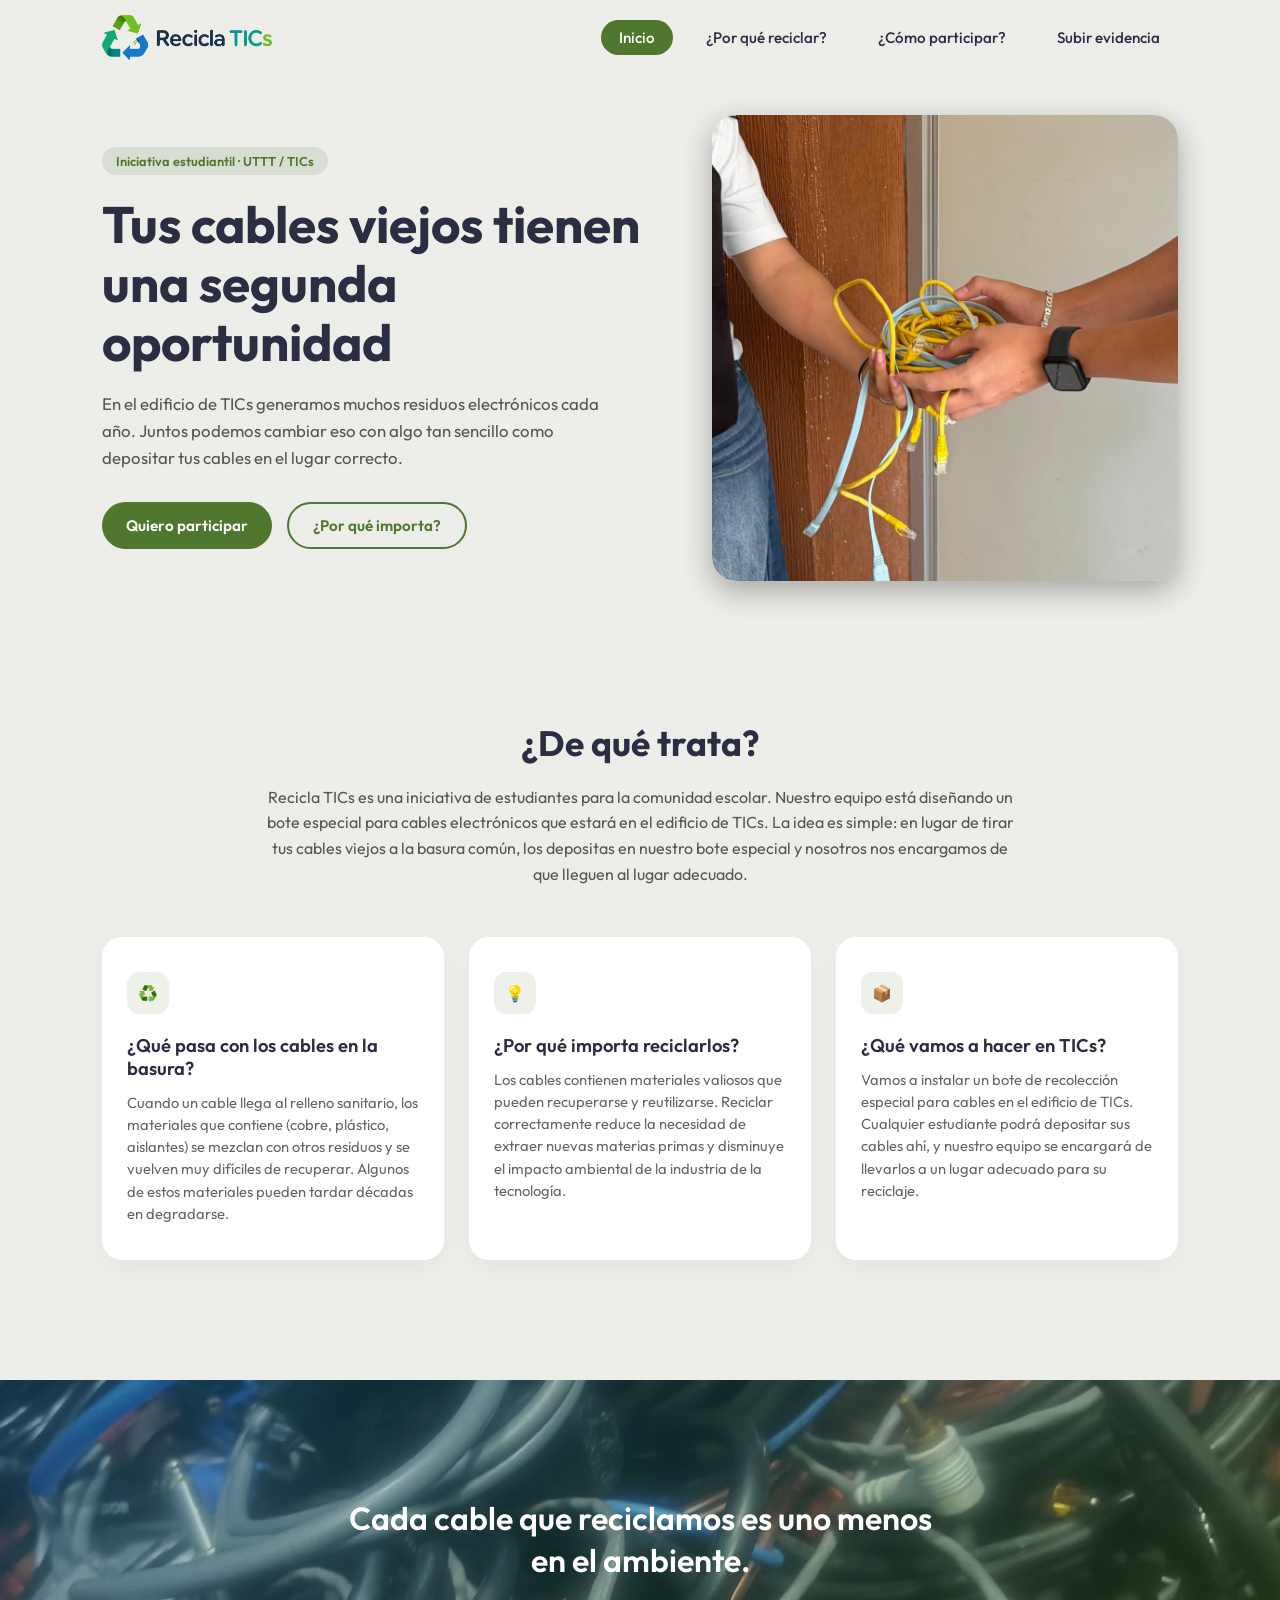
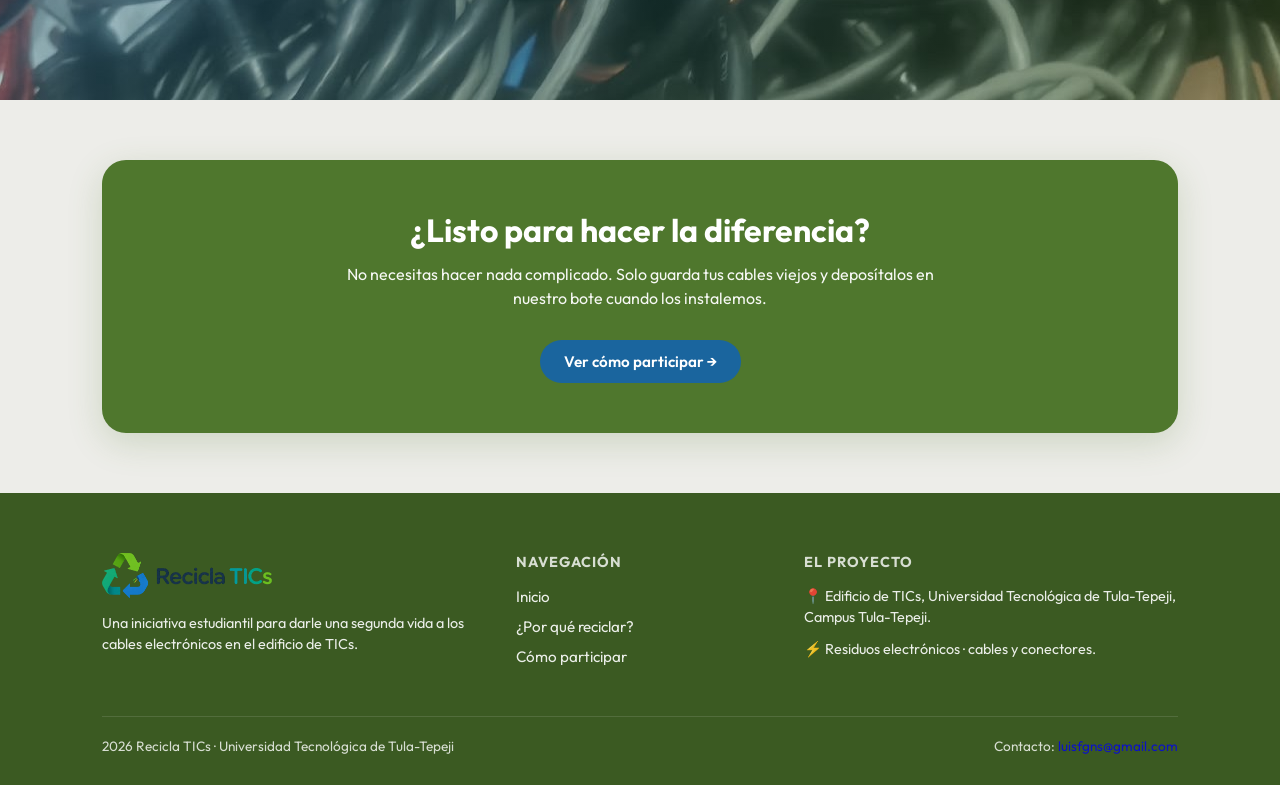
<file: View/index.html>
<!DOCTYPE html>
<html lang="es">

<head>
    <meta charset="UTF-8">
    <meta name="viewport" content="width=device-width, initial-scale=1.0">
    <title>Recicla TICs - Inicio</title>
    <!-- Google Fonts: Outfit -->
    <link href="https://fonts.googleapis.com/css2?family=Outfit:wght@300;400;500;600;700&display=swap" rel="stylesheet">
    <link rel="stylesheet" href="/Styles/style.css">
    <script src="/Scripts/script.js" defer></script>
</head>

<body>

    <!-- HEADER -->
    <header>
        <a href="/" class="logo-container">
            <img src="/Resources/logo.webp" alt="Logo" class="logo-icon">
        </a>

        <!-- Botón de Menú Hamburguesa para móviles -->
        <button class="menu-toggle" id="menuToggle" aria-label="Abrir menú">
            <span class="menu-text">Menú</span>
            <span class="menu-icon">☰</span>
        </button>

        <nav id="navMenu">
            <a href="/" class="active">Inicio</a>
            <a href="/View/importancia.html">¿Por qué reciclar?</a>
            <a href="/View/participar.html">¿Cómo participar?</a>
            <a href="/View/evidencia.html">Subir evidencia</a>
        </nav>
    </header>

    <!-- HERO SECTION -->
    <section class="hero reveal">
        <div class="hero-content">
            <span class="hero-badge">Iniciativa estudiantil · UTTT / TICs</span>
            <h1>Tus cables viejos tienen una segunda oportunidad</h1>
            <p>En el edificio de TICs generamos muchos residuos electrónicos cada año. Juntos podemos cambiar eso con
                algo tan sencillo como depositar tus cables en el lugar correcto.</p>
            <div class="hero-buttons">
                <a href="/View/participar.html" class="btn btn-green">Quiero participar</a>
                <a href="/View/importancia.html" class="btn btn-outline">¿Por qué importa?</a>
            </div>
        </div>
        <div class="hero-image-card">
            <img src="/Resources/CablesEthernet2.jpeg" alt="Estudiantes organizando cables">
        </div>
    </section>

    <!-- ¿DE QUÉ TRATA? -->
    <section class="about-section reveal">
        <h2>¿De qué trata?</h2>
        <p>Recicla TICs es una iniciativa de estudiantes para la comunidad escolar. Nuestro equipo está diseñando un
            bote especial para cables electrónicos que estará en el edificio de TICs. La idea es simple: en lugar de
            tirar tus cables viejos a la basura común, los depositas en nuestro bote especial y nosotros nos encargamos
            de que lleguen al lugar adecuado.</p>

        <div class="cards-grid">
            <div class="info-card reveal">
                <div class="card-icon">♻️</div>
                <h3>¿Qué pasa con los cables en la basura?</h3>
                <p>Cuando un cable llega al relleno sanitario, los materiales que contiene (cobre, plástico, aislantes)
                    se mezclan con otros residuos y se vuelven muy difíciles de recuperar. Algunos de estos materiales
                    pueden tardar décadas en degradarse.</p>
            </div>
            <div class="info-card reveal">
                <div class="card-icon">💡</div>
                <h3>¿Por qué importa reciclarlos?</h3>
                <p>Los cables contienen materiales valiosos que pueden recuperarse y reutilizarse. Reciclar
                    correctamente reduce la necesidad de extraer nuevas materias primas y disminuye el impacto ambiental
                    de la industria de la tecnología.</p>
            </div>
            <div class="info-card reveal">
                <div class="card-icon">📦</div>
                <h3>¿Qué vamos a hacer en TICs?</h3>
                <p>Vamos a instalar un bote de recolección especial para cables en el edificio de TICs. Cualquier
                    estudiante podrá depositar sus cables ahí, y nuestro equipo se encargará de llevarlos a un lugar
                    adecuado para su reciclaje.</p>
            </div>
        </div>
    </section>

    <!-- BANNER CON IMAGEN DE CABLES -->
    <div class="banner-section reveal">
        <img src="/Resources/Cab.jpeg" alt="Cables amontonados" class="banner-bg">
        <div class="banner-overlay"></div>
        <div class="banner-content">
            <h2>Cada cable que reciclamos es uno menos en el ambiente.</h2>
        </div>
    </div>

    <!-- CTA SECTION -->
    <section class="cta-container reveal">
        <div class="cta-box">
            <h2>¿Listo para hacer la diferencia?</h2>
            <p>No necesitas hacer nada complicado. Solo guarda tus cables viejos y deposítalos en nuestro bote cuando
                los instalemos.</p>
            <a href="/View/participar.html" class="btn btn-blue">Ver cómo participar →</a>
        </div>
    </section>

    <!-- FOOTER -->
    <footer>
        <div class="footer-grid">
            <div class="footer-col">
                <a href="/" class="logo-container" style="color: #ffffff; margin-bottom: 15px; display: inline-flex;">
                    <img src="/Resources/logo.webp" alt="Recicla TICs, ir al inicio" class="logo-icon">
                </a>
                <p>Una iniciativa estudiantil para darle una segunda vida a los cables electrónicos en el edificio de
                    TICs.</p>
            </div>
            <div class="footer-col">
                <h4>Navegación</h4>
                <ul>
                    <li><a href="/">Inicio</a></li>
                    <li><a href="/View/importancia.html">¿Por qué reciclar?</a></li>
                    <li><a href="/View/participar.html">Cómo participar</a></li>
                </ul>
            </div>
            <div class="footer-col">
                <h4>El Proyecto</h4>
                <p>📍 Edificio de TICs, Universidad Tecnológica de Tula-Tepeji, Campus Tula-Tepeji.</p>
                <p style="margin-top: 10px;">⚡ Residuos electrónicos · cables y conectores.</p>
            </div>
        </div>
        <div class="footer-bottom">
            <span>2026 Recicla TICs · Universidad Tecnológica de Tula-Tepeji</span>
            <span>
                Contacto:
                <a style="text-decoration: none;"
                    href="mailto:luisfgns@gmail.com?cc=25300629@uttt.edu.mx&subject=Recicla%20TICs">luisfgns@gmail.com</a>
            </span>
        </div>
    </footer>

</body>

</html>
</file>
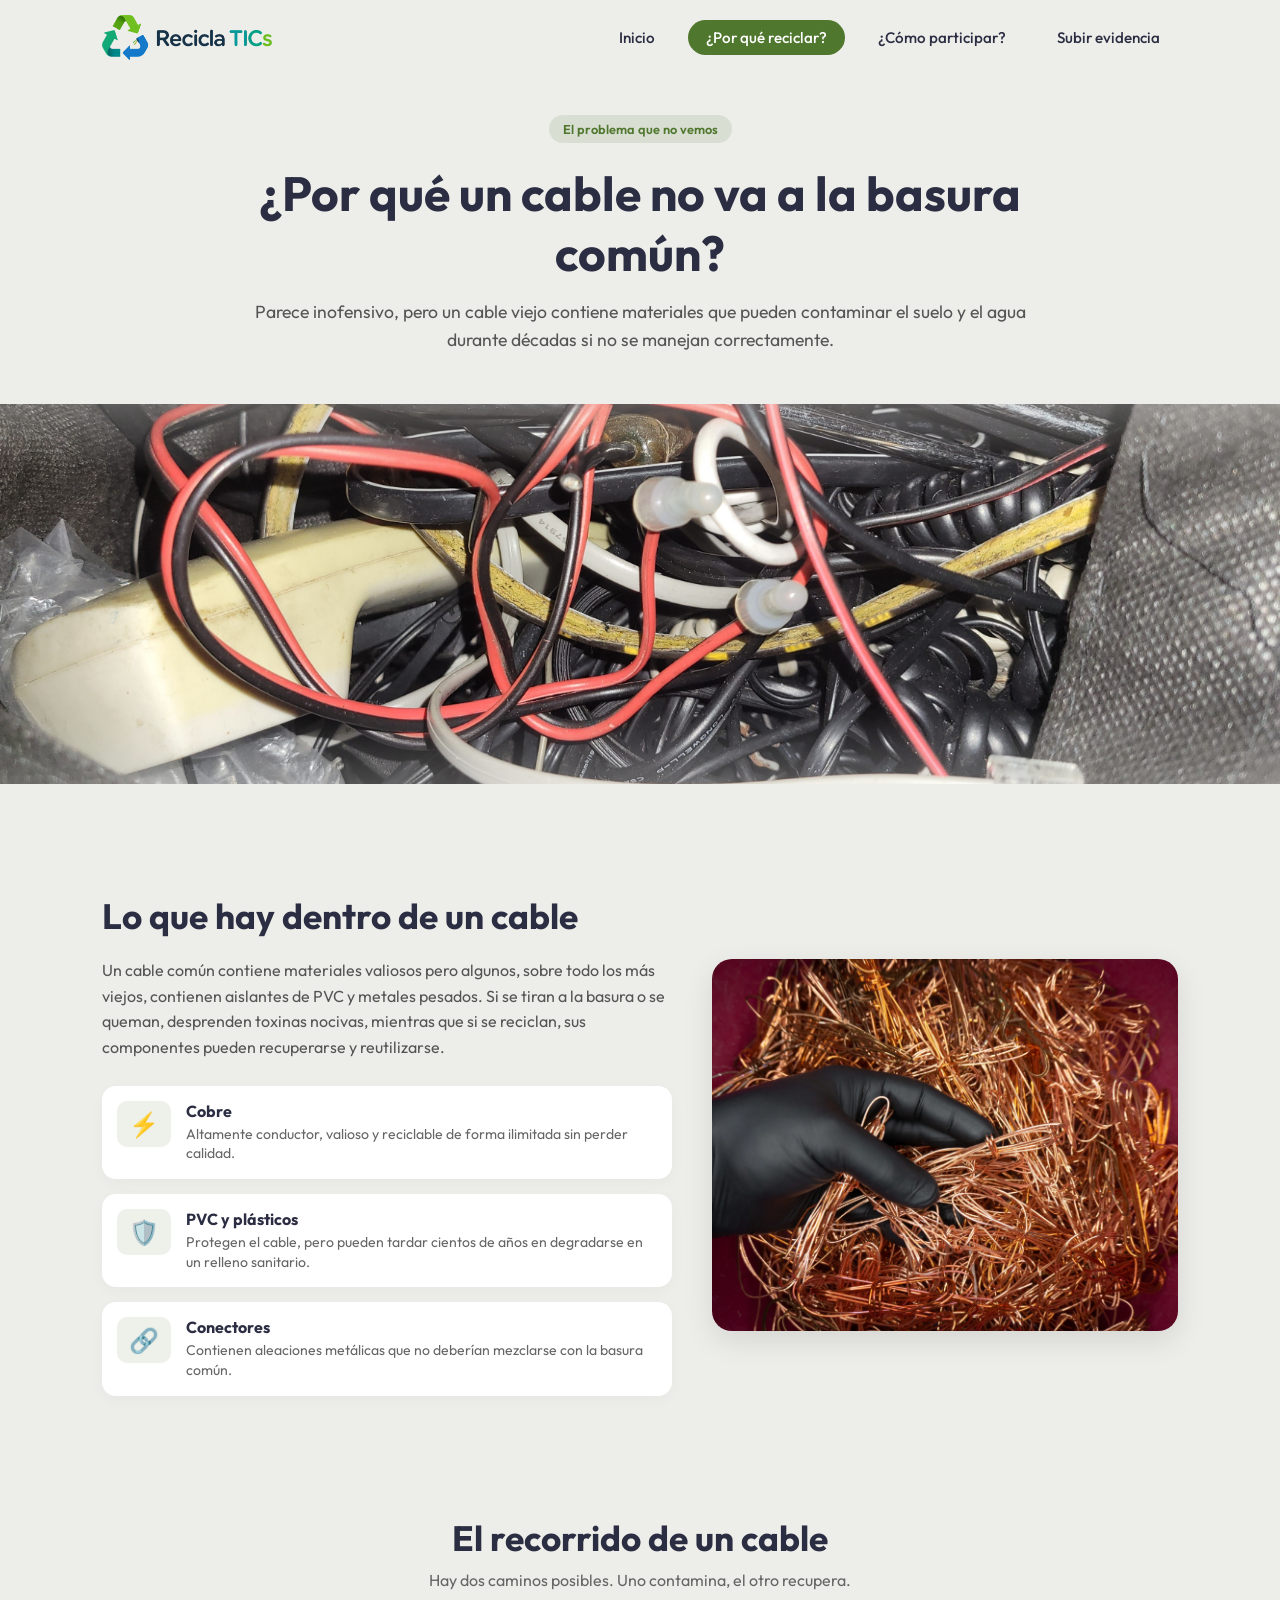
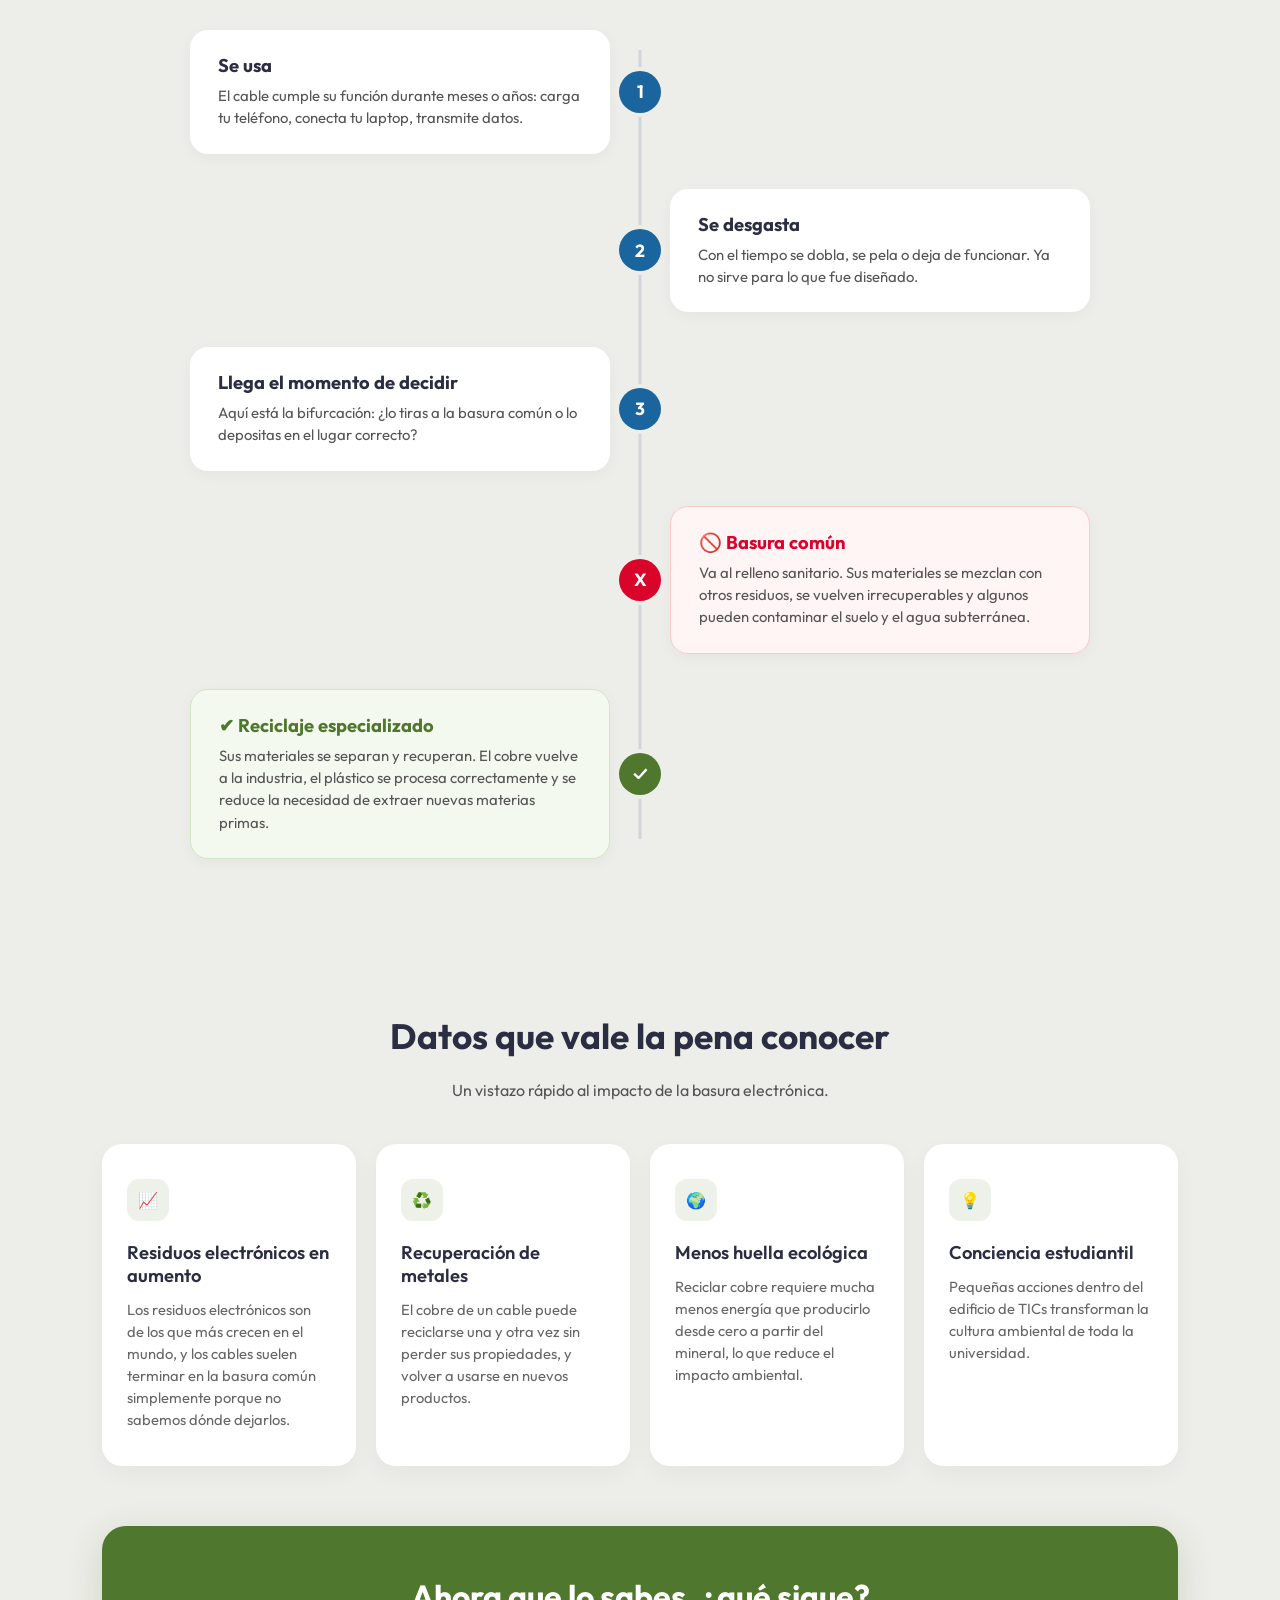
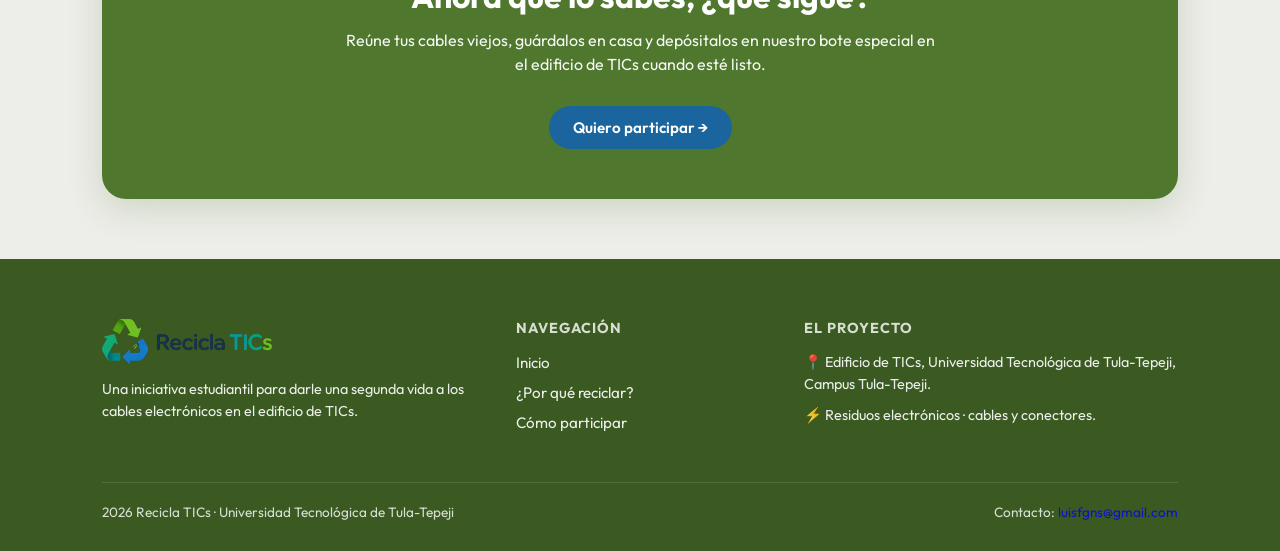
<file: View/importancia.html>
<!DOCTYPE html>
<html lang="es">

<head>
    <meta charset="UTF-8">
    <meta name="viewport" content="width=device-width, initial-scale=1.0">
    <title>Recicla TICs - ¿Por qué reciclar?</title>
    <!-- Google Fonts: Outfit -->
    <link href="https://fonts.googleapis.com/css2?family=Outfit:wght@300;400;500;600;700&display=swap" rel="stylesheet">
    <link rel="stylesheet" href="/Styles/style.css">
    <script src="/Scripts/script.js" defer></script>
</head>

<body>

    <!-- HEADER -->
    <header>
        <a href="/" class="logo-container">
            <img src="/Resources/logo.webp" alt="Logo" class="logo-icon">
        </a>

        <button class="menu-toggle" id="menuToggle" aria-label="Abrir menú">
            <span class="menu-text">Menú</span>
            <span class="menu-icon">☰</span>
        </button>

        <nav id="navMenu">
            <a href="/">Inicio</a>
            <a href="/View/importancia.html" class="active">¿Por qué reciclar?</a>
            <a href="/View/participar.html">¿Cómo participar?</a>
            <a href="/View/evidencia.html">Subir evidencia</a>
        </nav>
    </header>

    <!-- HERO DE IMPORTANCIA -->
    <section class="hero-importance reveal">
        <div class="hero-importance-content">
            <span class="hero-badge">El problema que no vemos</span>
            <h1>¿Por qué un cable no va a la basura común?</h1>
            <p>Parece inofensivo, pero un cable viejo contiene materiales que pueden contaminar el suelo y el agua
                durante décadas si no se manejan correctamente.</p>
        </div>
    </section>

    <!-- IMAGEN FULL WIDTH (De lado a lado de la pantalla) -->
    <div class="hero-full-width-image reveal">
        <img src="/Resources/Imgcab.jpg" alt="Cables amontonados en desecho">
    </div>

    <!-- LO QUE HAY DENTRO DE UN CABLE -->
    <section class="about-section reveal">
        <div class="content-split">
            <div class="split-text">
                <h2>Lo que hay dentro de un cable</h2>
                <p>Un cable común contiene materiales valiosos pero algunos, sobre todo los más viejos, contienen
                    aislantes de PVC y metales pesados. Si se tiran a la basura o se queman, desprenden toxinas nocivas,
                    mientras que si se reciclan, sus componentes pueden recuperarse y reutilizarse.</p>

                <div class="mini-features">
                    <div class="mini-feature-item">
                        <span class="mini-icon">⚡</span>
                        <div>
                            <strong>Cobre</strong>
                            <p>Altamente conductor, valioso y reciclable de forma ilimitada sin perder calidad.</p>
                        </div>
                    </div>
                    <div class="mini-feature-item">
                        <span class="mini-icon">🛡️</span>
                        <div>
                            <strong>PVC y plásticos</strong>
                            <p>Protegen el cable, pero pueden tardar cientos de años en degradarse en un relleno
                                sanitario.</p>
                        </div>
                    </div>
                    <div class="mini-feature-item">
                        <span class="mini-icon">🔗</span>
                        <div>
                            <strong>Conectores</strong>
                            <p>Contienen aleaciones metálicas que no deberían mezclarse con la basura común.</p>
                        </div>
                    </div>
                </div>
            </div>
            <div class="split-image-card">
                <img src="/Resources/cobre.webp" alt="Cobre y cables pelados">
            </div>
        </div>
    </section>

    <!-- EL RECORRIDO DE UN CABLE (Timeline Intercalado) -->
    <section class="timeline-section reveal">
        <h2>El recorrido de un cable</h2>
        <p class="subtitle-center">Hay dos caminos posibles. Uno contamina, el otro recupera.</p>

        <div class="timeline-wrapper">
            <div class="timeline-line"></div>

            <!-- Paso 1 (Izquierda) -->
            <div class="timeline-row left reveal-left">
                <div class="timeline-box">
                    <h3>Se usa</h3>
                    <p>El cable cumple su función durante meses o años: carga tu teléfono, conecta tu laptop, transmite
                        datos.</p>
                </div>
                <div class="timeline-dot">1</div>
                <div class="timeline-empty"></div>
            </div>

            <!-- Paso 2 (Derecha) -->
            <div class="timeline-row right reveal-right">
                <div class="timeline-empty"></div>
                <div class="timeline-dot">2</div>
                <div class="timeline-box">
                    <h3>Se desgasta</h3>
                    <p>Con el tiempo se dobla, se pela o deja de funcionar. Ya no sirve para lo que fue diseñado.</p>
                </div>
            </div>

            <!-- Paso 3 (Izquierda) -->
            <div class="timeline-row left reveal-left">
                <div class="timeline-box">
                    <h3>Llega el momento de decidir</h3>
                    <p>Aquí está la bifurcación: ¿lo tiras a la basura común o lo depositas en el lugar correcto?</p>
                </div>
                <div class="timeline-dot">3</div>
                <div class="timeline-empty"></div>
            </div>

            <!-- Paso X: Basura común (Derecha / Alerta Roja) -->
            <div class="timeline-row right reveal-right">
                <div class="timeline-empty"></div>
                <div class="timeline-dot dot-red">X</div>
                <div class="timeline-box box-alert">
                    <h3 class="text-red">🚫 Basura común</h3>
                    <p>Va al relleno sanitario. Sus materiales se mezclan con otros residuos, se vuelven irrecuperables
                        y algunos pueden contaminar el suelo y el agua subterránea.</p>
                </div>
            </div>

            <!-- Paso Check: Reciclaje (Izquierda / Éxito Verde) -->
            <div class="timeline-row left reveal-left">
                <div class="timeline-box box-success">
                    <h3 class="text-green">✔ Reciclaje especializado</h3>
                    <p>Sus materiales se separan y recuperan. El cobre vuelve a la industria, el plástico se procesa
                        correctamente y se reduce la necesidad de extraer nuevas materias primas.</p>
                </div>
                <div class="timeline-dot dot-green">✓</div>
                <div class="timeline-empty"></div>
            </div>
        </div>
    </section>

    <!-- DATOS QUE VALE LA PENA CONOCER -->
    <section class="about-section reveal">
        <h2>Datos que vale la pena conocer</h2>
        <p style="text-align: center; margin-bottom: 40px; color: #555;">Un vistazo rápido al impacto de la basura
            electrónica.</p>

        <div class="cards-grid-4">
            <div class="info-card">
                <div class="card-icon">📈</div>
                <h3>Residuos electrónicos en aumento</h3>
                <p>Los residuos electrónicos son de los que más crecen en el mundo, y los cables suelen terminar en la
                    basura común simplemente porque no sabemos dónde dejarlos.</p>
            </div>
            <div class="info-card">
                <div class="card-icon">♻️</div>
                <h3>Recuperación de metales</h3>
                <p>El cobre de un cable puede reciclarse una y otra vez sin perder sus propiedades, y volver a usarse en
                    nuevos productos.</p>
            </div>
            <div class="info-card">
                <div class="card-icon">🌍</div>
                <h3>Menos huella ecológica</h3>
                <p>Reciclar cobre requiere mucha menos energía que producirlo desde cero a partir del mineral, lo que
                    reduce el impacto ambiental.</p>
            </div>
            <div class="info-card">
                <div class="card-icon">💡</div>
                <h3>Conciencia estudiantil</h3>
                <p>Pequeñas acciones dentro del edificio de TICs transforman la cultura ambiental de toda la
                    universidad.</p>
            </div>
        </div>
    </section>

    <!-- CTA SECTION -->
    <section class="cta-container reveal">
        <div class="cta-box">
            <h2>Ahora que lo sabes, ¿qué sigue?</h2>
            <p>Reúne tus cables viejos, guárdalos en casa y depósitalos en nuestro bote especial en el edificio de TICs
                cuando esté listo.</p>
            <a href="/View/participar.html" class="btn btn-blue">Quiero participar →</a>
        </div>
    </section>

    <!-- FOOTER -->
    <footer>
        <div class="footer-grid">
            <div class="footer-col">
                <a href="/" class="logo-container" style="color: #ffffff; margin-bottom: 15px; display: inline-flex;">
                    <img src="/Resources/logo.webp" alt="Recicla TICs, ir al inicio" class="logo-icon">
                </a>
                <p>Una iniciativa estudiantil para darle una segunda vida a los cables electrónicos en el edificio de
                    TICs.</p>
            </div>
            <div class="footer-col">
                <h4>Navegación</h4>
                <ul>
                    <li><a href="/">Inicio</a></li>
                    <li><a href="/View/importancia.html">¿Por qué reciclar?</a></li>
                    <li><a href="/View/participar.html">Cómo participar</a></li>
                </ul>
            </div>
            <div class="footer-col">
                <h4>El Proyecto</h4>
                <p>📍 Edificio de TICs, Universidad Tecnológica de Tula-Tepeji, Campus Tula-Tepeji.</p>
                <p style="margin-top: 10px;">⚡ Residuos electrónicos · cables y conectores.</p>
            </div>
        </div>
        <div class="footer-bottom">
            <span>2026 Recicla TICs · Universidad Tecnológica de Tula-Tepeji</span>
            <span>
                Contacto:
                <a style="text-decoration: none;"
                    href="mailto:luisfgns@gmail.com?cc=25300629@uttt.edu.mx&subject=Recicla%20TICs">luisfgns@gmail.com</a>
            </span>
        </div>
    </footer>

</body>

</html>
</file>
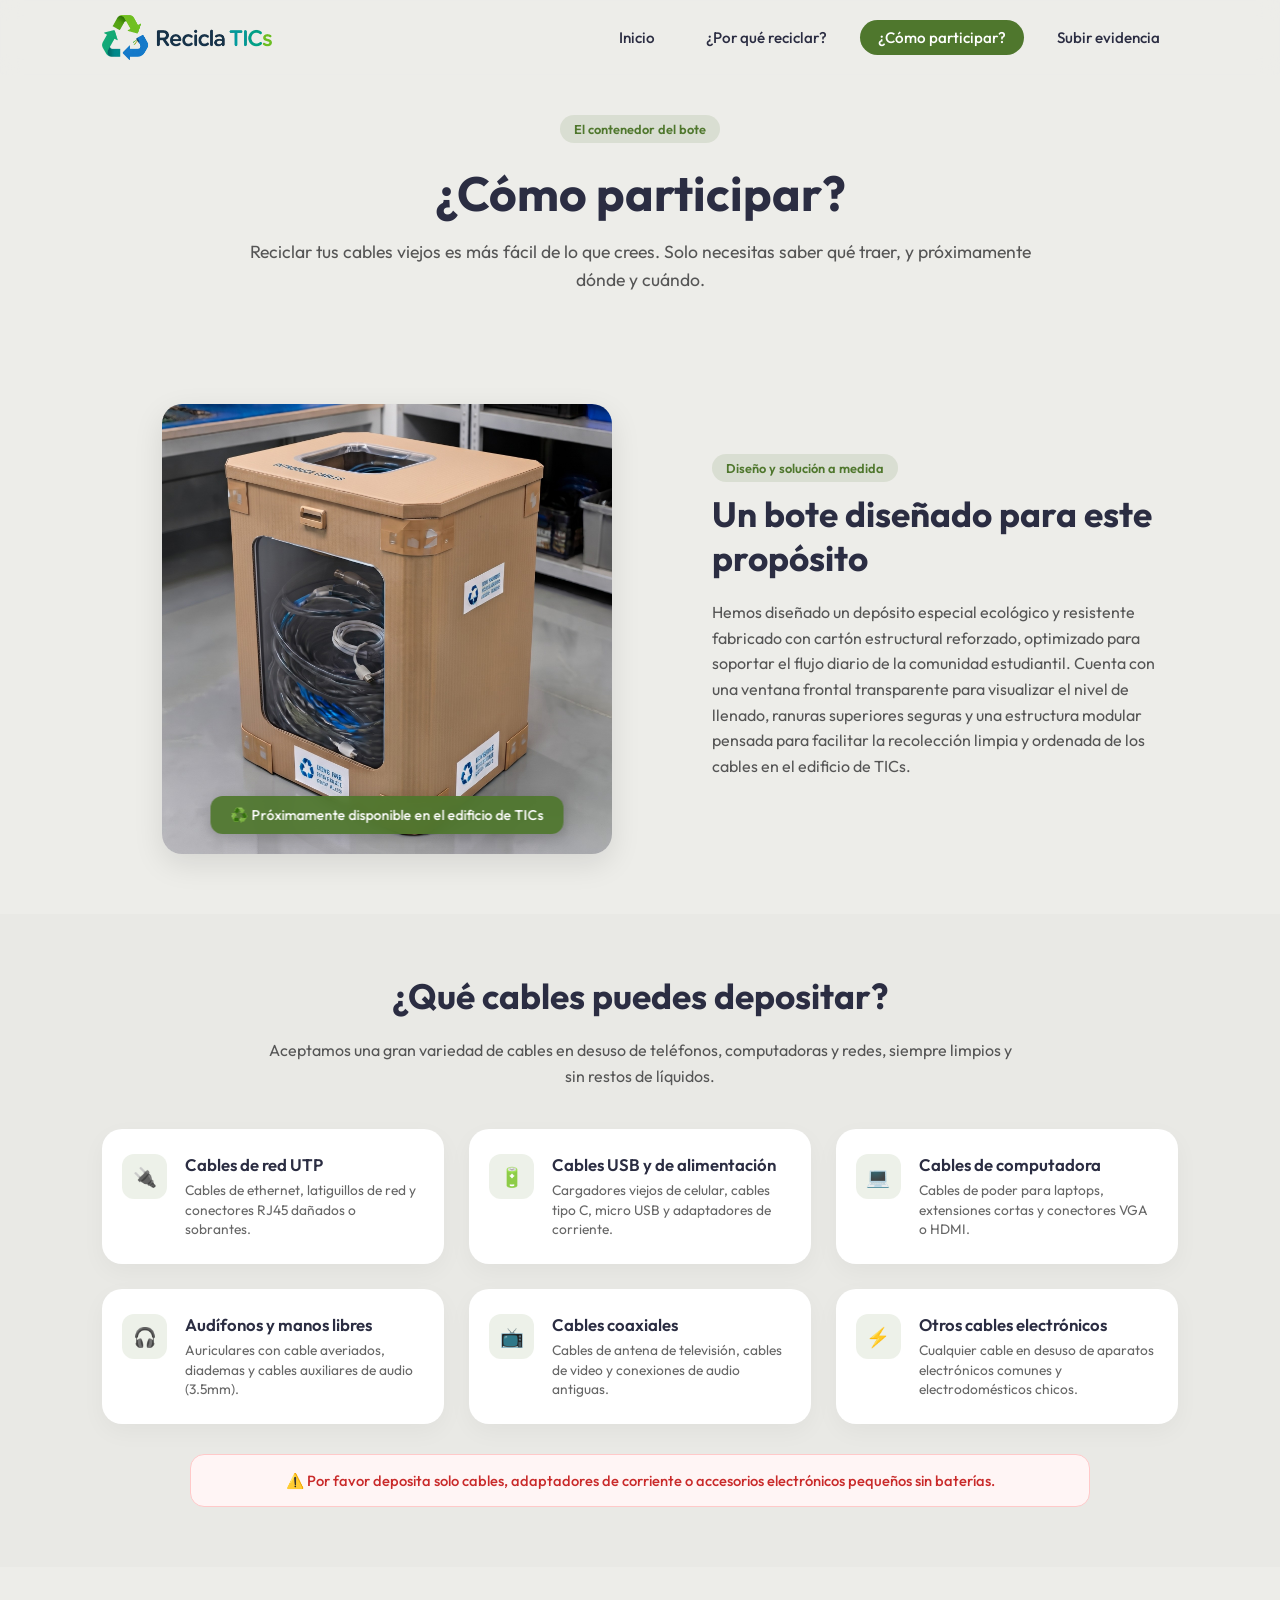
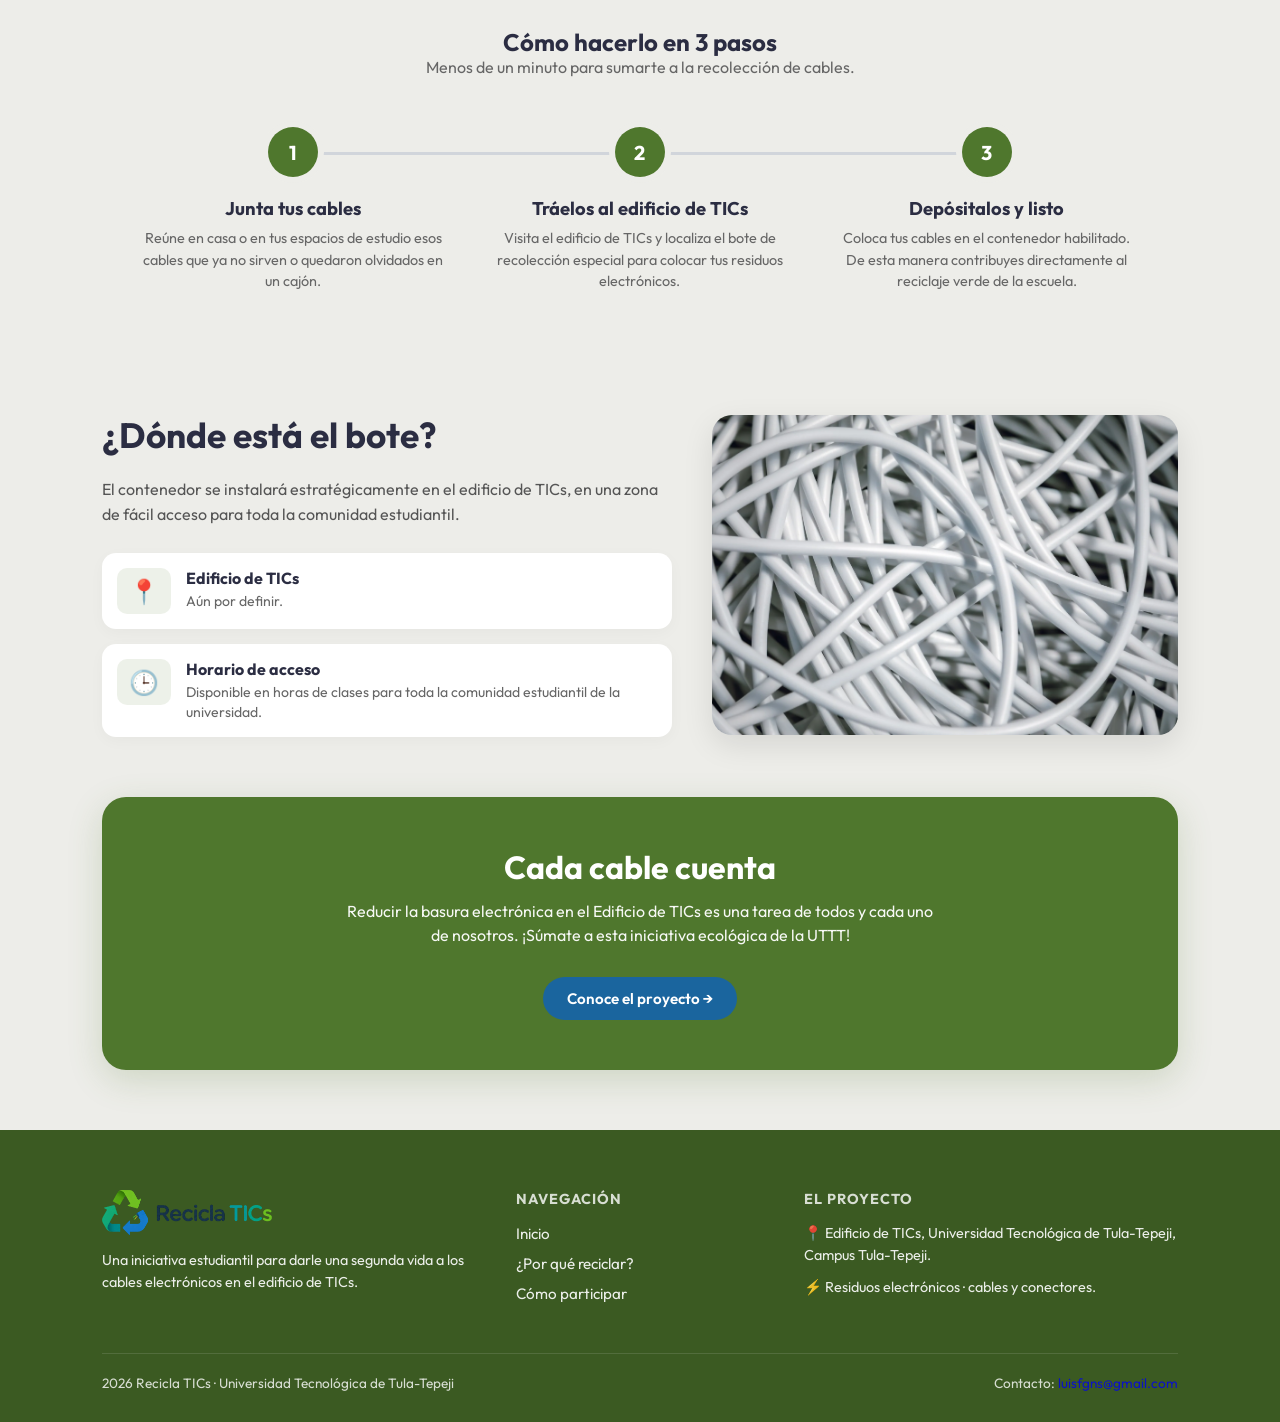
<file: View/participar.html>
<!DOCTYPE html>
<html lang="es">

<head>
    <meta charset="UTF-8">
    <meta name="viewport" content="width=device-width, initial-scale=1.0">
    <title>Recicla TICs - Cómo participar</title>
    <!-- Google Fonts: Outfit -->
    <link href="https://fonts.googleapis.com/css2?family=Outfit:wght@300;400;500;600;700&display=swap" rel="stylesheet">
    <link rel="stylesheet" href="/Styles/style.css">
    <script src="/Scripts/script.js" defer></script>
</head>

<body>

    <!-- HEADER -->
    <header>
        <a href="/" class="logo-container">
            <img src="/Resources/logo.webp" alt="Logo" class="logo-icon">
        </a>

        <button class="menu-toggle" id="menuToggle" aria-label="Abrir menú">
            <span class="menu-text">Menú</span>
            <span class="menu-icon">☰</span>
        </button>

        <nav id="navMenu">
            <a href="/">Inicio</a>
            <a href="/View/importancia.html">¿Por qué reciclar?</a>
            <a href="/View/participar.html" class="active">¿Cómo participar?</a>
            <a href="/View/evidencia.html">Subir evidencia</a>
        </nav>
    </header>

    <!-- HERO DE CÓMO PARTICIPAR -->
    <section class="hero-importance reveal">
        <div class="hero-importance-content">
            <span class="hero-badge">El contenedor del bote</span>
            <h1>¿Cómo participar?</h1>
            <p>Reciclar tus cables viejos es más fácil de lo que crees. Solo necesitas saber qué traer, y próximamente
                dónde y cuándo.
            </p>
        </div>
    </section>

    <!-- SECCIÓN: UN BOTE DISEÑADO PARA ESTE PROPÓSITO -->
    <section class="about-section reveal">
        <!-- VERSIÓN ESCRITORIO (Estructura original de 2 columnas intacta) -->
        <div class="content-split desktop-only">
            <div class="split-image-card bote-image-card reveal-left container-with-badge">
                <img src="/Resources/Prototipo.jpg" alt="Bote de cartón para reciclaje de cables">
                <div class="image-overlay-badge">
                    <span>♻️ Próximamente disponible en el edificio de TICs</span>
                </div>
            </div>
            <div class="split-text">
                <span class="hero-badge" style="margin-bottom: 10px;">Diseño y solución a medida</span>
                <h2>Un bote diseñado para este propósito</h2>
                <p>Hemos diseñado un depósito especial ecológico y resistente fabricado con cartón estructural
                    reforzado, optimizado para soportar el flujo diario de la comunidad estudiantil. Cuenta con una
                    ventana frontal transparente para visualizar el nivel de llenado, ranuras superiores seguras y una
                    estructura modular pensada para facilitar la recolección limpia y ordenada de los cables en el
                    edificio de TICs.</p>
            </div>
        </div>

        <!-- VERSIÓN MÓVIL (Orden exacto: Título -> Imagen -> Tira verde -> Descripción) -->
        <div class="mobile-bote-section mobile-only">
            <div class="mobile-title-wrap">
                <span class="hero-badge" style="margin-bottom: 10px;">Diseño y solución a medida</span>
                <h2>Un bote diseñado para este propósito</h2>
            </div>
            <div class="mobile-image-wrap bote-image-card">
                <img src="/Resources/Prototipo.jpg" alt="Bote de cartón para reciclaje de cables">
            </div>
            <div class="mobile-badge-wrap image-overlay-badge">
                <span>♻️ Próximamente disponible en el edificio de TICs</span>
            </div>
            <div class="mobile-desc-wrap" style="text-align: left; margin-top: 15px;">
                <p style="color: #555; line-height: 1.6;">Hemos diseñado un depósito especial ecológico y resistente
                    fabricado con cartón estructural reforzado, optimizado para soportar el flujo diario de la comunidad
                    estudiantil. Cuenta con una ventana frontal transparente para visualizar el nivel de llenado,
                    ranuras superiores seguras y una estructura modular pensada para facilitar la recolección limpia y
                    ordenada de los cables en el edificio de TICs.</p>
            </div>
        </div>
    </section>

    <!-- ¿QUÉ CABLES PUEDES DEPOSITAR? (Grid de 6 elementos con formato horizontal emoji | texto) -->
    <section class="about-section reveal" style="background-color: rgba(0,0,0,0.015);">
        <h2>¿Qué cables puedes depositar?</h2>
        <p style="text-align: center; margin-bottom: 40px; color: #555;">Aceptamos una gran variedad de cables en desuso
            de teléfonos, computadoras y redes, siempre limpios y sin restos de líquidos.</p>

        <div class="cards-grid-6">
            <div class="info-card-horizontal">
                <div class="card-icon">🔌</div>
                <div class="card-text">
                    <h3>Cables de red UTP</h3>
                    <p>Cables de ethernet, latiguillos de red y conectores RJ45 dañados o sobrantes.</p>
                </div>
            </div>
            <div class="info-card-horizontal">
                <div class="card-icon">🔋</div>
                <div class="card-text">
                    <h3>Cables USB y de alimentación</h3>
                    <p>Cargadores viejos de celular, cables tipo C, micro USB y adaptadores de corriente.</p>
                </div>
            </div>
            <div class="info-card-horizontal">
                <div class="card-icon">💻</div>
                <div class="card-text">
                    <h3>Cables de computadora</h3>
                    <p>Cables de poder para laptops, extensiones cortas y conectores VGA o HDMI.</p>
                </div>
            </div>
            <div class="info-card-horizontal">
                <div class="card-icon">🎧</div>
                <div class="card-text">
                    <h3>Audífonos y manos libres</h3>
                    <p>Auriculares con cable averiados, diademas y cables auxiliares de audio (3.5mm).</p>
                </div>
            </div>
            <div class="info-card-horizontal">
                <div class="card-icon">📺</div>
                <div class="card-text">
                    <h3>Cables coaxiales</h3>
                    <p>Cables de antena de televisión, cables de video y conexiones de audio antiguas.</p>
                </div>
            </div>
            <div class="info-card-horizontal">
                <div class="card-icon">⚡</div>
                <div class="card-text">
                    <h3>Otros cables electrónicos</h3>
                    <p>Cualquier cable en desuso de aparatos electrónicos comunes y electrodomésticos chicos.</p>
                </div>
            </div>
        </div>

        <div class="alert-box-wide">
            <span>⚠️ Por favor deposita solo cables, adaptadores de corriente o accesorios electrónicos pequeños sin
                baterías.</span>
        </div>
    </section>

    <!-- CÓMO HACERLO EN 3 PASOS (Línea con puntos encima y textos debajo, sin cards) -->
    <section class="timeline-horizontal-section reveal">
        <h2>Cómo hacerlo en 3 pasos</h2>
        <p class="subtitle-center">Menos de un minuto para sumarte a la recolección de cables.</p>

        <div class="steps-horizontal-wrapper">
            <div class="step-horizontal-line"></div>

            <div class="step-item reveal-stagger-1">
                <div class="step-dot">1</div>
                <div class="step-content">
                    <h3>Junta tus cables</h3>
                    <p>Reúne en casa o en tus espacios de estudio esos cables que ya no sirven o quedaron olvidados en
                        un cajón.</p>
                </div>
            </div>

            <div class="step-item reveal-stagger-2">
                <div class="step-dot">2</div>
                <div class="step-content">
                    <h3>Tráelos al edificio de TICs</h3>
                    <p>Visita el edificio de TICs y localiza el bote de recolección especial para colocar tus residuos
                        electrónicos.</p>
                </div>
            </div>

            <div class="step-item reveal-stagger-3">
                <div class="step-dot">3</div>
                <div class="step-content">
                    <h3>Depósitalos y listo</h3>
                    <p>Coloca tus cables en el contenedor habilitado. De esta manera contribuyes directamente al
                        reciclaje verde de la escuela.</p>
                </div>
            </div>
        </div>
    </section>

    <!-- ¿DÓNDE ESTÁ EL BOTE? -->
    <section class="about-section reveal">
        <div class="content-split">
            <div class="split-text">
                <h2>¿Dónde está el bote?</h2>
                <p>El contenedor se instalará estratégicamente en el edificio de TICs, en una zona de fácil acceso para
                    toda la comunidad estudiantil.</p>

                <div class="mini-features" style="margin-top: 20px;">
                    <div class="mini-feature-item">
                        <span class="mini-icon">📍</span>
                        <div>
                            <strong>Edificio de TICs</strong>
                            <p>Aún por definir.</p>
                        </div>
                    </div>
                    <div class="mini-feature-item">
                        <span class="mini-icon">🕒</span>
                        <div>
                            <strong>Horario de acceso</strong>
                            <p>Disponible en horas de clases para toda la comunidad estudiantil de la universidad.
                            </p>
                        </div>
                    </div>
                </div>
            </div>

            <div class="split-image-card reveal-right">
                <img src="/Resources/cables-blancos.webp" alt="Cables blancos enredados">
            </div>
        </div>
    </section>

    <!-- CTA SECTION -->
    <section class="cta-container reveal">
        <div class="cta-box">
            <h2>Cada cable cuenta</h2>
            <p>Reducir la basura electrónica en el Edificio de TICs es una tarea de todos y cada uno de nosotros.
                ¡Súmate a
                esta iniciativa ecológica de la UTTT!</p>
            <a href="/" class="btn btn-blue">Conoce el proyecto →</a>
        </div>
    </section>

    <!-- FOOTER -->
    <footer>
        <div class="footer-grid">
            <div class="footer-col">
                <a href="/" class="logo-container" style="color: #ffffff; margin-bottom: 15px; display: inline-flex;">
                    <img src="/Resources/logo.webp" alt="Recicla TICs, ir al inicio" class="logo-icon">
                </a>
                <p>Una iniciativa estudiantil para darle una segunda vida a los cables electrónicos en el edificio de
                    TICs.</p>
            </div>
            <div class="footer-col">
                <h4>Navegación</h4>
                <ul>
                    <li><a href="/">Inicio</a></li>
                    <li><a href="/View/importancia.html">¿Por qué reciclar?</a></li>
                    <li><a href="/View/participar.html">Cómo participar</a></li>
                </ul>
            </div>
            <div class="footer-col">
                <h4>El Proyecto</h4>
                <p>📍 Edificio de TICs, Universidad Tecnológica de Tula-Tepeji, Campus Tula-Tepeji.</p>
                <p style="margin-top: 10px;">⚡ Residuos electrónicos · cables y conectores.</p>
            </div>
        </div>
        <div class="footer-bottom">
            <span>2026 Recicla TICs · Universidad Tecnológica de Tula-Tepeji</span>
            <span>
                Contacto:
                <a style="text-decoration: none;"
                    href="mailto:luisfgns@gmail.com?cc=25300629@uttt.edu.mx&subject=Recicla%20TICs">luisfgns@gmail.com</a>
            </span>
        </div>
    </footer>

</body>

</html>
</file>
<file: Styles/style.css>
:root {
    --color-green-primary: #4f772d;
    --color-blue-primary: #1a659e;
    --color-bg-light: #edede9;
    --color-text-dark: #2b2d42;
    --color-card-bg: #ffffff;
}

* {
    margin: 0;
    padding: 0;
    box-sizing: border-box;
}

body {
    font-family: 'Outfit', sans-serif;
    background-color: var(--color-bg-light);
    color: var(--color-text-dark);
    overflow-x: hidden;
}

/* --- HEADER / NAVBAR --- */
header {
    position: sticky;
    top: 0;
    z-index: 1000;
    display: flex;
    justify-content: space-between;
    align-items: center;
    padding: 15px 8%;
    background-color: rgba(237, 237, 233, 0.85);
    backdrop-filter: blur(10px);
    -webkit-backdrop-filter: blur(10px);
    transition: background-color 0.3s ease;
}

.logo-container {
    display: flex;
    align-items: center;
    gap: 10px;
    font-weight: 700;
    font-size: 1.25rem;
    color: var(--color-green-primary);
    text-decoration: none;
}

.logo-icon {
    height: 45px;
    object-fit: contain;
}

nav {
    display: flex;
    gap: 15px;
}

nav a {
    text-decoration: none;
    color: var(--color-text-dark);
    font-weight: 500;
    font-size: 0.95rem;
    padding: 8px 18px;
    border-radius: 20px;
    transition: all 0.3s ease;
}

nav a.active {
    background-color: var(--color-green-primary);
    color: #ffffff;
}

nav a:hover:not(.active) {
    background-color: rgba(79, 119, 45, 0.15);
    color: var(--color-green-primary);
}

/* --- HERO SECTION --- */
.hero {
    display: grid;
    grid-template-columns: 1.1fr 0.9fr;
    align-items: center;
    padding: 40px 8% 80px 8%;
    gap: 40px;
}

.hero-badge {
    display: inline-block;
    background-color: rgba(79, 119, 45, 0.12);
    color: var(--color-green-primary);
    font-size: 0.8rem;
    font-weight: 600;
    padding: 6px 14px;
    border-radius: 20px;
    margin-bottom: 20px;
}

.hero-content h1 {
    font-size: 3.2rem;
    line-height: 1.15;
    font-weight: 700;
    color: var(--color-text-dark);
    margin-bottom: 20px;
}

.hero-content p {
    font-size: 1.05rem;
    line-height: 1.6;
    color: #555555;
    margin-bottom: 30px;
    max-width: 500px;
}

.hero-buttons {
    display: flex;
    gap: 15px;
}

.btn {
    padding: 12px 24px;
    border-radius: 30px;
    font-weight: 600;
    font-size: 0.95rem;
    cursor: pointer;
    text-decoration: none;
    transition: transform 0.2s, opacity 0.2s;
    display: inline-flex;
    align-items: center;
    justify-content: center;
}

.btn:hover {
    opacity: 0.9;
    transform: translateY(-2px);
}

.btn-green {
    background-color: var(--color-green-primary);
    color: #ffffff;
}

.btn-outline {
    background-color: transparent;
    border: 2px solid var(--color-green-primary);
    color: var(--color-green-primary);
}

.hero-image-card {
    border-radius: 24px;
    box-shadow: 0 10px 30px rgba(0, 0, 0, 0.3);
    overflow: hidden;
}

.hero-image-card img {
    width: 100%;
    height: 100%;
    display: block;
    object-fit: cover;
    border-radius: 24px;
}

/* --- SECTION: ¿DE QUÉ TRATA? --- */
.about-section {
    padding: 60px 8%;
    text-align: center;
    background-color: var(--color-bg-light);
}

.about-section h2 {
    font-size: 2.2rem;
    font-weight: 700;
    margin-bottom: 20px;
    color: var(--color-text-dark);
}

.about-section>p {
    max-width: 750px;
    margin: 0 auto 50px auto;
    font-size: 1rem;
    line-height: 1.6;
    color: #555555;
}

.cards-grid {
    display: grid;
    grid-template-columns: repeat(3, 1fr);
    gap: 25px;
}

.info-card {
    background-color: var(--color-card-bg);
    padding: 35px 25px;
    border-radius: 20px;
    text-align: left;
    box-shadow: 0 8px 25px rgba(0, 0, 0, 0.04);
    transition: transform 0.3s ease, opacity 0.8s ease, transform 0.8s ease;
}

.info-card:hover {
    transform: translateY(-5px);
}

.card-icon {
    width: 42px;
    height: 42px;
    background-color: rgba(79, 119, 45, 0.1);
    border-radius: 12px;
    display: flex;
    align-items: center;
    justify-content: center;
    margin-bottom: 20px;
    color: var(--color-green-primary);
    font-weight: bold;
}

.info-card h3 {
    font-size: 1.15rem;
    font-weight: 600;
    margin-bottom: 12px;
    color: var(--color-text-dark);
}

.info-card p {
    font-size: 0.92rem;
    line-height: 1.5;
    color: #666666;
}

/* --- BANNER / WAVY IMAGE SECTION --- */
.banner-section {
    position: relative;
    margin: 60px 0;
    height: 320px;
    overflow: hidden;
    display: flex;
    align-items: center;
    justify-content: center;
}

.banner-bg {
    position: absolute;
    top: 0;
    left: 0;
    width: 100%;
    height: 100%;
    object-fit: cover;
    z-index: 1;
}

.banner-overlay {
    position: absolute;
    top: 0;
    left: 0;
    width: 100%;
    height: 100%;
    background: linear-gradient(135deg, rgba(26, 101, 158, 0.4), rgba(79, 119, 45, 0.3));
    z-index: 2;
}

.banner-content {
    position: relative;
    z-index: 3;
    text-align: center;
    color: #ffffff;
    padding: 0 20px;
}

.banner-content h2 {
    font-size: 2rem;
    font-weight: 600;
    max-width: 600px;
    line-height: 1.3;
}

/* --- CTA SECTION --- */
.cta-container {
    padding: 0 8% 60px 8%;
}

.cta-box {
    background-color: var(--color-green-primary);
    border-radius: 24px;
    padding: 50px 30px;
    text-align: center;
    color: #ffffff;
    box-shadow: 0 10px 35px rgba(79, 119, 45, 0.2);
}

.cta-box h2 {
    font-size: 2rem;
    font-weight: 700;
    margin-bottom: 12px;
}

.cta-box p {
    font-size: 1rem;
    max-width: 600px;
    margin: 0 auto 30px auto;
    opacity: 0.95;
    line-height: 1.5;
}

.btn-blue {
    background-color: var(--color-blue-primary);
    color: #ffffff;
}

/* --- FOOTER --- */
footer {
    background-color: #3b5a22;
    color: #ffffff;
    padding: 60px 8% 30px 8%;
}

.footer-grid {
    display: grid;
    grid-template-columns: 1.5fr 1fr 1.5fr;
    gap: 40px;
    margin-bottom: 40px;
}

.footer-col h4 {
    font-size: 0.9rem;
    text-transform: uppercase;
    letter-spacing: 1px;
    margin-bottom: 15px;
    opacity: 0.8;
}

.footer-col ul {
    list-style: none;
}

.footer-col ul li {
    margin-bottom: 10px;
}

.footer-col ul li a {
    color: #ffffff;
    text-decoration: none;
    font-size: 0.95rem;
    opacity: 0.9;
    transition: opacity 0.2s;
}

.footer-col ul li a:hover {
    opacity: 1;
}

.footer-col p {
    font-size: 0.9rem;
    line-height: 1.5;
    opacity: 0.9;
}

.footer-bottom {
    border-top: 1px solid rgba(255, 255, 255, 0.15);
    padding-top: 20px;
    display: flex;
    justify-content: space-between;
    font-size: 0.85rem;
    opacity: 0.8;
}

/* --- ANIMACIONES DE SCROLL REVEAL --- */
.reveal {
    opacity: 0;
    transform: translateY(30px);
    transition: opacity 0.8s ease-out, transform 0.8s ease-out;
}

.reveal.active {
    opacity: 1;
    transform: translateY(0);
}

/* --- BOTÓN HAMBURGUESA (Oculto en escritorio) --- */
.menu-toggle {
    display: none;
    background: transparent;
    border: none;
    font-family: 'Outfit', sans-serif;
    font-size: 1rem;
    font-weight: 500;
    color: var(--color-text-dark);
    cursor: pointer;
    align-items: center;
    gap: 6px;
    padding: 6px 12px;
    border-radius: 12px;
    transition: background-color 0.2s ease;
}

.menu-toggle:hover {
    background-color: rgba(79, 119, 45, 0.1);
}

/* --- RESPONSIVO MÓVIL CON ANIMACIÓN SUAVE --- */
@media (max-width: 900px) {
    header {
        position: sticky;
        top: 0;
        flex-wrap: wrap;
        padding: 15px 5%;
    }

    .menu-toggle {
        display: flex;
        /* Se muestra solo en pantallas móviles */
    }

    /* Menú desplegable animado con max-height y opacidad */
    nav {
        display: flex;
        flex-direction: column;
        width: 100%;
        gap: 10px;
        max-height: 0;
        opacity: 0;
        visibility: hidden;
        overflow: hidden;
        padding-top: 0;
        padding-bottom: 0;
        transition: max-height 0.4s cubic-bezier(0.4, 0, 0.2, 1),
            opacity 0.3s ease-in-out,
            visibility 0.4s ease-in-out,
            padding 0.3s ease-in-out;
    }

    /* Clase activa para abrir el menú con animación */
    nav.active {
        max-height: 250px;
        /* Altura suficiente para contener los enlaces */
        opacity: 1;
        visibility: visible;
        padding-top: 15px;
        padding-bottom: 5px;
    }

    nav a {
        width: 100%;
        text-align: left;
        padding: 12px 16px;
        border-radius: 30px;
        font-size: 1rem;
    }

    /* Ajustes generales del hero y elementos en móviles */
    .hero {
        grid-template-columns: 1fr;
        padding: 20px 5% 40px 5%;
        gap: 25px;
    }

    .hero-content h1 {
        font-size: 2.2rem;
    }

    .hero-buttons {
        flex-direction: column;
        width: 100%;
    }

    .hero-buttons .btn {
        width: 100%;
    }

    .cards-grid {
        grid-template-columns: 1fr;
    }

    .footer-grid {
        grid-template-columns: 1fr;
        gap: 30px;
    }

    .footer-bottom {
        flex-direction: column;
        gap: 10px;
        text-align: center;
    }
}


/* --- ESTILOS ESPECÍFICOS PARA LA PÁGINA DE IMPORTANCIA --- */
.hero-importance {
    padding: 40px 8% 20px 8%;
    text-align: center;
}

.hero-importance-content {
    max-width: 800px;
    margin: 0 auto 30px auto;
}

.hero-importance-content h1 {
    font-size: 3rem;
    font-weight: 700;
    margin-bottom: 15px;
    color: var(--color-text-dark);
}

.hero-importance-content p {
    font-size: 1.1rem;
    color: #555555;
    line-height: 1.6;
}

/* --- IMAGEN HERO FULL WIDTH CON DESTELLO Y DIFUMINADO SUTIL --- */
.hero-full-width-image {
    position: relative;
    width: 100vw;
    margin-left: calc(-50vw + 50%);
    margin-right: calc(-50vw + 50%);
    height: 380px;
    overflow: hidden;
    margin-bottom: 50px;
}

/* Pseudo-elemento ::after que crea el difuminado con el color del fondo (#edede9) */
.hero-full-width-image::after {
    content: '';
    position: absolute;
    top: 0;
    left: 0;
    width: 100%;
    height: 100%;
    pointer-events: none;
    background: linear-gradient(to bottom,
            rgba(237, 237, 233, 0.3) 0%,
            rgba(237, 237, 233, 0) 18%,
            rgba(237, 237, 233, 0) 80%,
            rgba(237, 237, 233, 0.3) 100%);
}

.hero-full-width-image img {
    width: 100%;
    height: 100%;
    object-fit: cover;
    display: block;
}

/* Split Section (Texto + Imagen al lado) */
.content-split {
    display: grid;
    grid-template-columns: 1.1fr 0.9fr;
    gap: 40px;
    align-items: center;
    text-align: left;
}

.split-text h2 {
    font-size: 2.2rem;
    margin-bottom: 20px;
}

.split-text>p {
    font-size: 1rem;
    line-height: 1.6;
    color: #555;
    margin-bottom: 25px;
}

.mini-features {
    display: flex;
    flex-direction: column;
    gap: 15px;
}

.mini-feature-item {
    display: flex;
    gap: 15px;
    align-items: flex-start;
    background: #ffffff;
    padding: 15px;
    border-radius: 14px;
    box-shadow: 0 4px 15px rgba(0, 0, 0, 0.03);
}

.mini-icon {
    font-size: 1.5rem;
    background: rgba(79, 119, 45, 0.1);
    padding: 8px 12px;
    border-radius: 10px;
}

.mini-feature-item strong {
    display: block;
    font-size: 1rem;
    color: var(--color-text-dark);
    margin-bottom: 4px;
}

.mini-feature-item p {
    font-size: 0.88rem;
    color: #666;
    line-height: 1.4;
}

.split-image-card {
    border-radius: 20px;
    overflow: hidden;
    box-shadow: 0 10px 30px rgba(0, 0, 0, 0.1);
}

.split-image-card img {
    width: 100%;
    height: 100%;
    min-height: 320px;
    object-fit: cover;
    display: block;
}

/* Timeline / El recorrido de un cable */
.timeline-section {
    padding: 60px 8%;
    background-color: var(--color-bg-light);
    text-align: center;
}

.timeline-section h2 {
    font-size: 2.2rem;
    margin-bottom: 10px;
}

.timeline-wrapper {
    position: relative;
    max-width: 900px;
    margin: 40px auto 0 auto;
}

.subtitle-center {
    color: #666;
    margin-bottom: 40px;
}

/* Línea vertical central */
.timeline-line {
    position: absolute;
    top: 20px;
    bottom: 20px;
    left: 50%;
    width: 3px;
    background-color: #d1d5db;
    transform: translateX(-50%);
    z-index: 1;
}

.timeline-row {
    display: grid;
    grid-template-columns: 1fr 60px 1fr;
    align-items: center;
    margin-bottom: 35px;
    position: relative;
    z-index: 2;
}

/* Círculo numerado central sobre la línea */
.timeline-dot {
    width: 42px;
    height: 42px;
    background-color: var(--color-blue-primary);
    color: #ffffff;
    border-radius: 50%;
    display: flex;
    align-items: center;
    justify-content: center;
    font-weight: 700;
    font-size: 1.1rem;
    margin: 0 auto;
    box-shadow: 0 0 0 4px var(--color-bg-light);
}

.timeline-dot.dot-red {
    background-color: #d90429;
}

.timeline-dot.dot-green {
    background-color: var(--color-green-primary);
}

/* Cajas de texto */
.timeline-box {
    background: #ffffff;
    padding: 24px 28px;
    border-radius: 18px;
    box-shadow: 0 4px 15px rgba(0, 0, 0, 0.04);
    text-align: left;
}

.timeline-box h3 {
    font-size: 1.15rem;
    font-weight: 700;
    margin-bottom: 8px;
    color: var(--color-text-dark);
}

.timeline-box p {
    font-size: 0.93rem;
    color: #555555;
    line-height: 1.5;
}

/* Variación Alerta Roja */
.timeline-box.box-alert {
    background-color: #fff5f5;
    border: 1px solid #ffc9c9;
}

.text-red {
    color: #d90429 !important;
}

/* Variación Éxito Verde */
.timeline-box.box-success {
    background-color: #f4f9f0;
    border: 1px solid #d2e7c4;
}

.text-green {
    color: var(--color-green-primary) !important;
}

/* --- ANIMACIONES LATERALES HACIA ADENTRO --- */
.reveal-left {
    opacity: 0;
    transform: translateX(-50px);
    transition: opacity 0.8s ease-out, transform 0.8s ease-out;
}

.reveal-right {
    opacity: 0;
    transform: translateX(50px);
    transition: opacity 0.8s ease-out, transform 0.8s ease-out;
}

.reveal-left.active,
.reveal-right.active {
    opacity: 1;
    transform: translateX(0);
}

.badge-alert {
    display: inline-block;
    margin-top: 10px;
    background-color: rgba(217, 4, 41, 0.1);
    color: #d90429;
    font-size: 0.78rem;
    font-weight: 600;
    padding: 4px 10px;
    border-radius: 8px;
}

/* Grid de 4 columnas */
.cards-grid-4 {
    display: grid;
    grid-template-columns: repeat(4, 1fr);
    gap: 20px;
}

/* Ajuste responsive para móviles del timeline */
@media (max-width: 900px) {
    .timeline-line {
        left: 20px;
    }

    .timeline-row {
        grid-template-columns: 40px 1fr;
        gap: 15px;
    }

    .timeline-row.left .timeline-empty,
    .timeline-row.right .timeline-empty {
        display: none;
    }

    .timeline-row.left .timeline-box {
        order: 2;
    }

    .timeline-row.left .timeline-dot {
        order: 1;
        margin: 0;
    }

    .timeline-row.right .timeline-dot {
        margin: 0;
    }

    /* En móvil las animaciones laterales pasan a ser verticales suaves */
    .reveal-left,
    .reveal-right {
        transform: translateY(30px);
    }
}


/* --- ESTILOS ESPECÍFICOS PARA LA PÁGINA DE PARTICIPAR --- */

/* Control de tamaño exclusivo para la imagen del bote sin afectar otras páginas */
.bote-image-card {
    width: 100%;
    max-width: 450px;
    aspect-ratio: 1 / 1;
    margin: 0 auto;
}

.bote-image-card img {
    width: 100% !important;
    height: 100% !important;
    object-fit: cover !important;
    display: block;
}

/* Contenedor con tira superpuesta en imagen */
.container-with-badge {
    position: relative;
}

.image-overlay-badge {
    position: absolute;
    bottom: 20px;
    left: 50%;
    transform: translateX(-50%);
    width: max-content;
    max-width: 90%;
    background-color: rgba(79, 119, 45, 0.92);
    backdrop-filter: blur(5px);
    -webkit-backdrop-filter: blur(5px);
    color: #ffffff;
    padding: 10px 20px;
    border-radius: 12px;
    font-size: 0.88rem;
    font-weight: 500;
    box-shadow: 0 4px 15px rgba(0, 0, 0, 0.2);
    display: flex;
    align-items: center;
    gap: 8px;
    text-align: center;
}

/* Grid de 6 elementos con formato horizontal (emoji a la izquierda, texto a la derecha) */
.cards-grid-6 {
    display: grid;
    grid-template-columns: repeat(3, 1fr);
    gap: 25px;
    margin-bottom: 30px;
}

.info-card-horizontal {
    background-color: var(--color-card-bg);
    padding: 25px 20px;
    border-radius: 20px;
    display: flex;
    gap: 18px;
    align-items: flex-start;
    text-align: left;
    box-shadow: 0 8px 25px rgba(0, 0, 0, 0.04);
    transition: transform 0.3s ease;
}

.info-card-horizontal:hover {
    transform: translateY(-5px);
}

.info-card-horizontal .card-icon {
    flex-shrink: 0;
    margin-bottom: 0;
    width: 45px;
    height: 45px;
    background-color: rgba(79, 119, 45, 0.1);
    border-radius: 12px;
    display: flex;
    align-items: center;
    justify-content: center;
    font-size: 1.2rem;
}

.card-text h3 {
    font-size: 1.05rem;
    font-weight: 600;
    margin-bottom: 6px;
    color: var(--color-text-dark);
}

.card-text p {
    font-size: 0.86rem;
    line-height: 1.4;
    color: #666666;
}

.alert-box-wide {
    background-color: #fff5f5;
    border: 1px solid #ffc9c9;
    color: #c92a2a;
    padding: 16px 20px;
    border-radius: 14px;
    text-align: center;
    font-size: 0.92rem;
    font-weight: 500;
    max-width: 900px;
    margin: 0 auto;
}

/* Timeline Horizontal sin cards (Puntos sobre la línea y textos abajo) */
.timeline-horizontal-section {
    padding: 60px 8%;
    background-color: var(--color-bg-light);
    text-align: center;
}

.steps-horizontal-wrapper {
    position: relative;
    display: grid;
    grid-template-columns: repeat(3, 1fr);
    gap: 40px;
    max-width: 1000px;
    margin: 50px auto 0 auto;
}

.step-horizontal-line {
    position: absolute;
    top: 25px;
    /* Alineado exactamente a la mitad del círculo de 50px */
    left: 15%;
    right: 15%;
    height: 3px;
    background-color: #d1d5db;
    z-index: 1;
}

.step-item {
    display: flex;
    flex-direction: column;
    align-items: center;
    text-align: center;
    position: relative;
    z-index: 2;
}

.step-dot {
    width: 50px;
    height: 50px;
    background-color: var(--color-green-primary);
    color: #ffffff;
    border-radius: 50%;
    display: flex;
    align-items: center;
    justify-content: center;
    font-size: 1.25rem;
    font-weight: 700;
    margin-bottom: 20px;
    box-shadow: 0 0 0 6px var(--color-bg-light);
    /* Borde estético del color del fondo */
}

.step-content h3 {
    font-size: 1.15rem;
    font-weight: 700;
    margin-bottom: 8px;
    color: var(--color-text-dark);
}

.step-content p {
    font-size: 0.9rem;
    color: #666666;
    line-height: 1.5;
}

/* --- ESTILOS DEL FORMULARIO (Recicla TICs) --- */

.form-section {
    padding: 40px 8% 80px 8%;
    max-width: 820px;
    margin: 0 auto;
}

.form-header {
    text-align: center;
    margin-bottom: 35px;
}

.form-header h1 {
    font-size: 2.6rem;
    font-weight: 700;
    color: var(--color-text-dark);
    margin-bottom: 12px;
    line-height: 1.15;
}

.form-header p {
    font-size: 1.02rem;
    color: #555555;
    max-width: 580px;
    margin: 0 auto;
    line-height: 1.6;
}

.form-card {
    background-color: var(--color-card-bg);
    padding: 40px;
    border-radius: 24px;
    box-shadow: 0 8px 25px rgba(0, 0, 0, 0.04);
}

.form-row-2 {
    display: grid;
    grid-template-columns: 1fr 1fr;
    gap: 20px;
}

.form-group {
    margin-bottom: 20px;
    display: flex;
    flex-direction: column;
    text-align: left;
}

.form-group label {
    font-weight: 600;
    font-size: 0.95rem;
    color: var(--color-text-dark);
    margin-bottom: 8px;
}

.required {
    color: #d90429;
}

.input-wrapper {
    position: relative;
    display: flex;
    align-items: center;
}

.input-icon {
    position: absolute;
    left: 16px;
    color: var(--color-green-primary);
    font-size: 1rem;
    pointer-events: none;
}

.form-group input[type="text"],
.form-group select {
    width: 100%;
    box-sizing: border-box;
    padding: 13px 16px 13px 44px;
    border: 2px solid #e2e4e1;
    border-radius: 14px;
    font-family: 'Outfit', sans-serif;
    font-size: 0.95rem;
    color: var(--color-text-dark);
    background-color: #fafaf9;
    transition: border-color 0.25s ease, box-shadow 0.25s ease, background-color 0.25s ease;
}

.form-group input[type="text"]:focus,
.form-group select:focus {
    outline: none;
    border-color: var(--color-green-primary);
    background-color: #ffffff;
    box-shadow: 0 0 0 4px rgba(79, 119, 45, 0.12);
}

/* Estados visuales de validación */
.form-group.invalid input,
.form-group.invalid select,
.form-group.invalid .file-drop-area {
    border-color: #d90429;
    background-color: #fff5f5;
}

.form-group.valid input,
.form-group.valid select {
    border-color: var(--color-green-primary);
}

.hint-text {
    font-size: 0.8rem;
    color: #777777;
    margin-top: 5px;
}

.error-msg {
    font-size: 0.82rem;
    color: #d90429;
    font-weight: 500;
    margin-top: 5px;
    min-height: 18px;
}

/* Área para adjuntar foto */
.file-drop-area {
    position: relative;
    box-sizing: border-box;
    border: 2px dashed rgba(79, 119, 45, 0.45);
    border-radius: 18px;
    background-color: rgba(79, 119, 45, 0.04);
    padding: 30px 20px;
    text-align: center;
    cursor: pointer;
    transition: all 0.25s ease;
}

.file-drop-area:hover,
.file-drop-area.dragover {
    background-color: rgba(79, 119, 45, 0.1);
    border-color: var(--color-green-primary);
}

.file-drop-area input[type="file"] {
    position: absolute;
    inset: 0;
    width: 100%;
    height: 100%;
    opacity: 0;
    cursor: pointer;
}

.upload-icon {
    width: 50px;
    height: 50px;
    margin: 0 auto 12px auto;
    border-radius: 14px;
    background-color: rgba(79, 119, 45, 0.12);
    color: var(--color-green-primary);
    display: flex;
    align-items: center;
    justify-content: center;
    font-size: 1.35rem;
}

.file-placeholder p {
    font-size: 0.95rem;
    color: var(--color-text-dark);
    margin-bottom: 4px;
}

.file-placeholder span {
    font-size: 0.82rem;
    color: #666666;
}

/* Vista previa de la foto */
.image-preview-container {
    position: relative;
    z-index: 2;
    display: flex;
    flex-direction: column;
    align-items: center;
    gap: 14px;
}

.image-preview-container[hidden] {
    display: none;
}

.image-preview-container img {
    max-height: 240px;
    max-width: 100%;
    border-radius: 14px;
    object-fit: cover;
    box-shadow: 0 6px 18px rgba(0, 0, 0, 0.12);
}

.btn-remove-img {
    background-color: #fff5f5;
    color: #d90429;
    border: 1px solid #ffc9c9;
    padding: 8px 16px;
    border-radius: 20px;
    font-family: 'Outfit', sans-serif;
    font-size: 0.85rem;
    font-weight: 600;
    cursor: pointer;
    display: inline-flex;
    align-items: center;
    gap: 6px;
    transition: background-color 0.2s;
}

.btn-remove-img:hover {
    background-color: #ffe3e3;
}

.form-actions {
    margin-top: 10px;
}

.btn-submit {
    width: 100%;
    border: none;
    padding: 15px 28px;
    font-family: 'Outfit', sans-serif;
    font-size: 1rem;
    gap: 10px;
}

.btn-submit:disabled {
    opacity: 0.65;
    cursor: not-allowed;
    transform: none;
}

/* Mensaje de éxito */
.success-banner {
    margin-top: 22px;
    background-color: #f4f9f0;
    border: 1px solid #d2e7c4;
    color: var(--color-green-primary);
    padding: 16px 20px;
    border-radius: 14px;
    display: flex;
    align-items: center;
    gap: 14px;
    text-align: left;
}

.success-banner[hidden] {
    display: none;
}

.success-banner i {
    font-size: 1.6rem;
}

.success-banner p {
    font-size: 0.9rem;
    color: var(--color-text-dark);
    margin-top: 2px;
}

/* --- ANIMACIONES ESCALONADAS EN CASCADA (STAGGER) PARA LOS 3 PASOS --- */
.reveal-stagger-1,
.reveal-stagger-2,
.reveal-stagger-3 {
    opacity: 0;
    transform: translateY(30px);
    transition: opacity 0.7s ease-out, transform 0.7s ease-out;
}

.reveal-stagger-1.active {
    opacity: 1;
    transform: translateY(0);
    transition-delay: 0.1s;
}

.reveal-stagger-2.active {
    opacity: 1;
    transform: translateY(0);
    transition-delay: 0.3s;
}

.reveal-stagger-3.active {
    opacity: 1;
    transform: translateY(0);
    transition-delay: 0.5s;
}

/* Responsive para la sección móvil de participar */
@media (max-width: 900px) {
    header {
        position: sticky;
        top: 0;
        flex-wrap: wrap;
        padding: 15px 5%;
    }

    .menu-toggle {
        display: flex;
    }

    nav {
        display: flex;
        flex-direction: column;
        width: 100%;
        gap: 10px;
        max-height: 0;
        opacity: 0;
        visibility: hidden;
        overflow: hidden;
        padding-top: 0;
        padding-bottom: 0;
        transition: max-height 0.4s cubic-bezier(0.4, 0, 0.2, 1),
            opacity 0.3s ease-in-out,
            visibility 0.4s ease-in-out,
            padding 0.3s ease-in-out;
    }

    nav.active {
        max-height: 250px;
        opacity: 1;
        visibility: visible;
        padding-top: 15px;
        padding-bottom: 5px;
    }

    nav a {
        width: 100%;
        text-align: left;
        padding: 12px 16px;
        border-radius: 30px;
        font-size: 1rem;
    }

    .hero {
        grid-template-columns: 1fr;
        padding: 20px 5% 40px 5%;
        gap: 25px;
    }

    .hero-content h1 {
        font-size: 2.2rem;
    }

    .hero-buttons {
        flex-direction: column;
        width: 100%;
    }

    .hero-buttons .btn {
        width: 100%;
    }

    .cards-grid,
    .cards-grid-6,
    .cards-grid-4 {
        grid-template-columns: 1fr;
    }

    .footer-grid {
        grid-template-columns: 1fr;
        gap: 30px;
    }

    .footer-bottom {
        flex-direction: column;
        gap: 10px;
        text-align: center;
    }

    .timeline-line {
        left: 20px;
    }

    .timeline-row {
        grid-template-columns: 40px 1fr;
        gap: 15px;
    }

    .timeline-row.left .timeline-empty,
    .timeline-row.right .timeline-empty {
        display: none;
    }

    .timeline-row.left .timeline-box {
        order: 2;
    }

    .timeline-row.left .timeline-dot {
        order: 1;
        margin: 0;
    }

    .timeline-row.right .timeline-dot {
        margin: 0;
    }

    .reveal-left,
    .reveal-right {
        transform: translateY(30px);
    }

    .steps-horizontal-wrapper {
        grid-template-columns: 1fr;
        gap: 30px;
    }

    .step-horizontal-line {
        display: none;
    }

    /* --- CAMBIOS ESPECÍFICOS PARA MÓVIL EN "CÓMO PARTICIPAR" --- */

    /* 1. Reordenar el contenido del bote: Título -> Imagen -> Tira verde -> Descripción */
    .about-section .content-split {
        display: flex;
        flex-direction: column;
    }

    /* Orden estricto que pediste para el bote */
    .mobile-order-1 {
        order: 1;
    }

    .mobile-order-2 {
        order: 2;
        width: 100%;
        max-width: 320px;
        aspect-ratio: 1 / 1;
        margin: 15px auto;
    }

    .mobile-order-3 {
        order: 3;
        position: static !important;
        transform: none !important;
        width: max-content;
        max-width: 100%;
        margin: 0 auto 20px auto;
        box-shadow: 0 4px 12px rgba(0, 0, 0, 0.1);
    }

    .mobile-order-4 {
        order: 4;
    }

    /* 3. Fondo de cables blancos SOLO para la sección "¿Dónde está el bote?" en móvil */
    .about-section:has(.reveal-right) {
        position: relative;
        background-image: linear-gradient(rgba(237, 237, 233, 0.7), rgba(237, 237, 233, 0.7)), url('/Resources/cables-blancos.webp');
        background-size: cover;
        background-position: center;
        border-radius: 20px;
        margin: 20px 4%;
        padding: 40px 6%;
    }

    /* Ocultamos la tarjeta derecha original ya que ahora se usa como fondo */
    .about-section .content-split .split-image-card.reveal-right {
        display: none;
    }

    .form-section {
        padding: 25px 5% 60px 5%;
    }

    .form-card {
        padding: 25px 20px;
    }

    .form-header h1 {
        font-size: 2rem;
    }

    .form-row-2 {
        grid-template-columns: 1fr;
        gap: 0;
    }
}

/* --- CONTROL DE VISIBILIDAD ESCRITORIO / MÓVIL --- */
.mobile-only {
    display: none !important;
}

.desktop-only {
    display: grid !important;
}

@media (max-width: 900px) {
    .desktop-only {
        display: none !important;
    }

    .mobile-only {
        display: flex !important;
        flex-direction: column;
        align-items: center;
        text-align: center;
    }

    .mobile-image-wrap {
        width: 100%;
        max-width: 320px;
        aspect-ratio: 1 / 1;
        margin: 15px auto;
        border-radius: 20px;
        overflow: hidden;
        box-shadow: 0 10px 30px rgba(0, 0, 0, 0.1);
    }

    .mobile-image-wrap img {
        width: 100%;
        height: 100%;
        object-fit: cover;
        display: block;
    }

    .mobile-badge-wrap {
        position: static !important;
        transform: none !important;
        width: max-content;
        max-width: 100%;
        margin: 0 auto 20px auto;
        box-shadow: 0 4px 12px rgba(0, 0, 0, 0.1);
    }

    /* Fondo de cables blancos más visible SOLO en la sección "¿Dónde está el bote?" en móvil */
    .about-section:has(.reveal-right) {
        position: relative;
        background-image: linear-gradient(rgba(237, 237, 233, 0.7), rgba(237, 237, 233, 0.7)), url('/Resources/cables-blancos.webp');
        background-size: cover;
        background-position: center;
        border-radius: 20px;
        margin: 20px 4%;
        padding: 40px 6%;
    }

    .about-section .content-split .split-image-card.reveal-right {
        display: none;
    }
}
</file>
